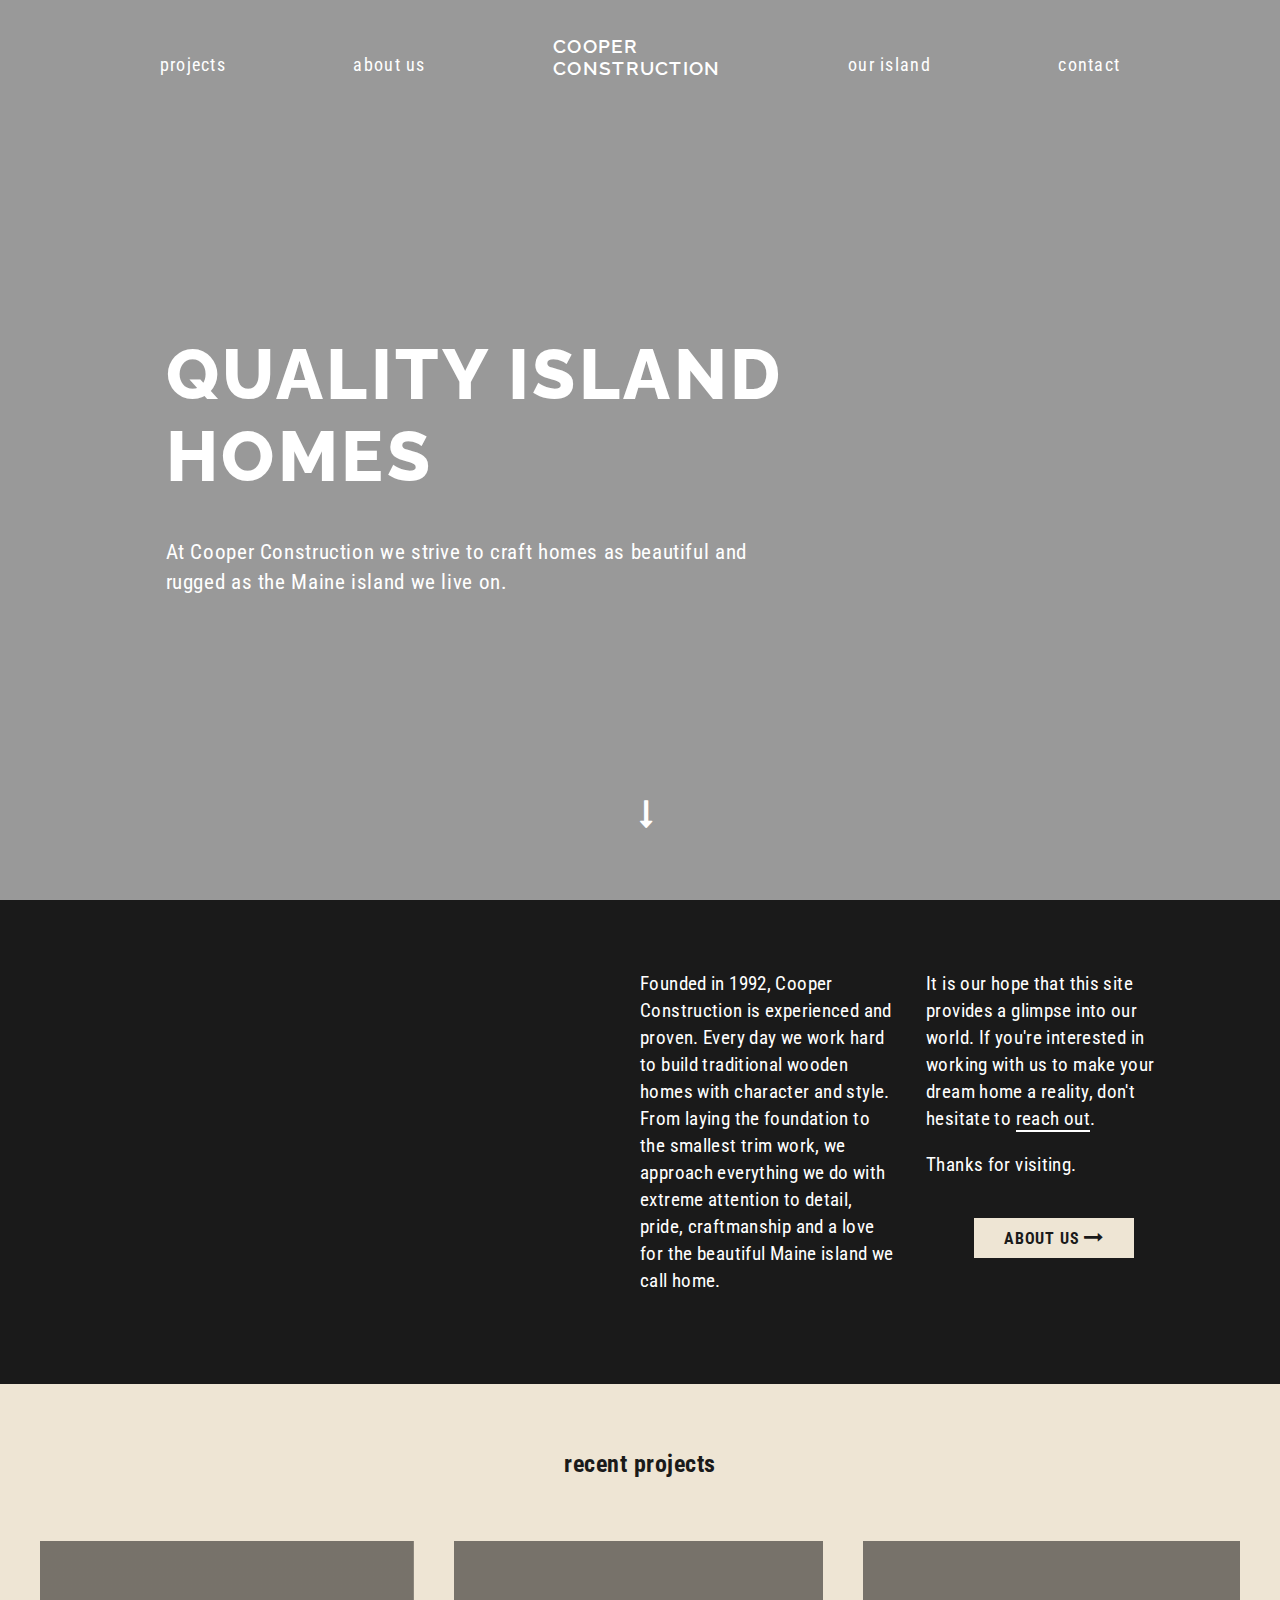
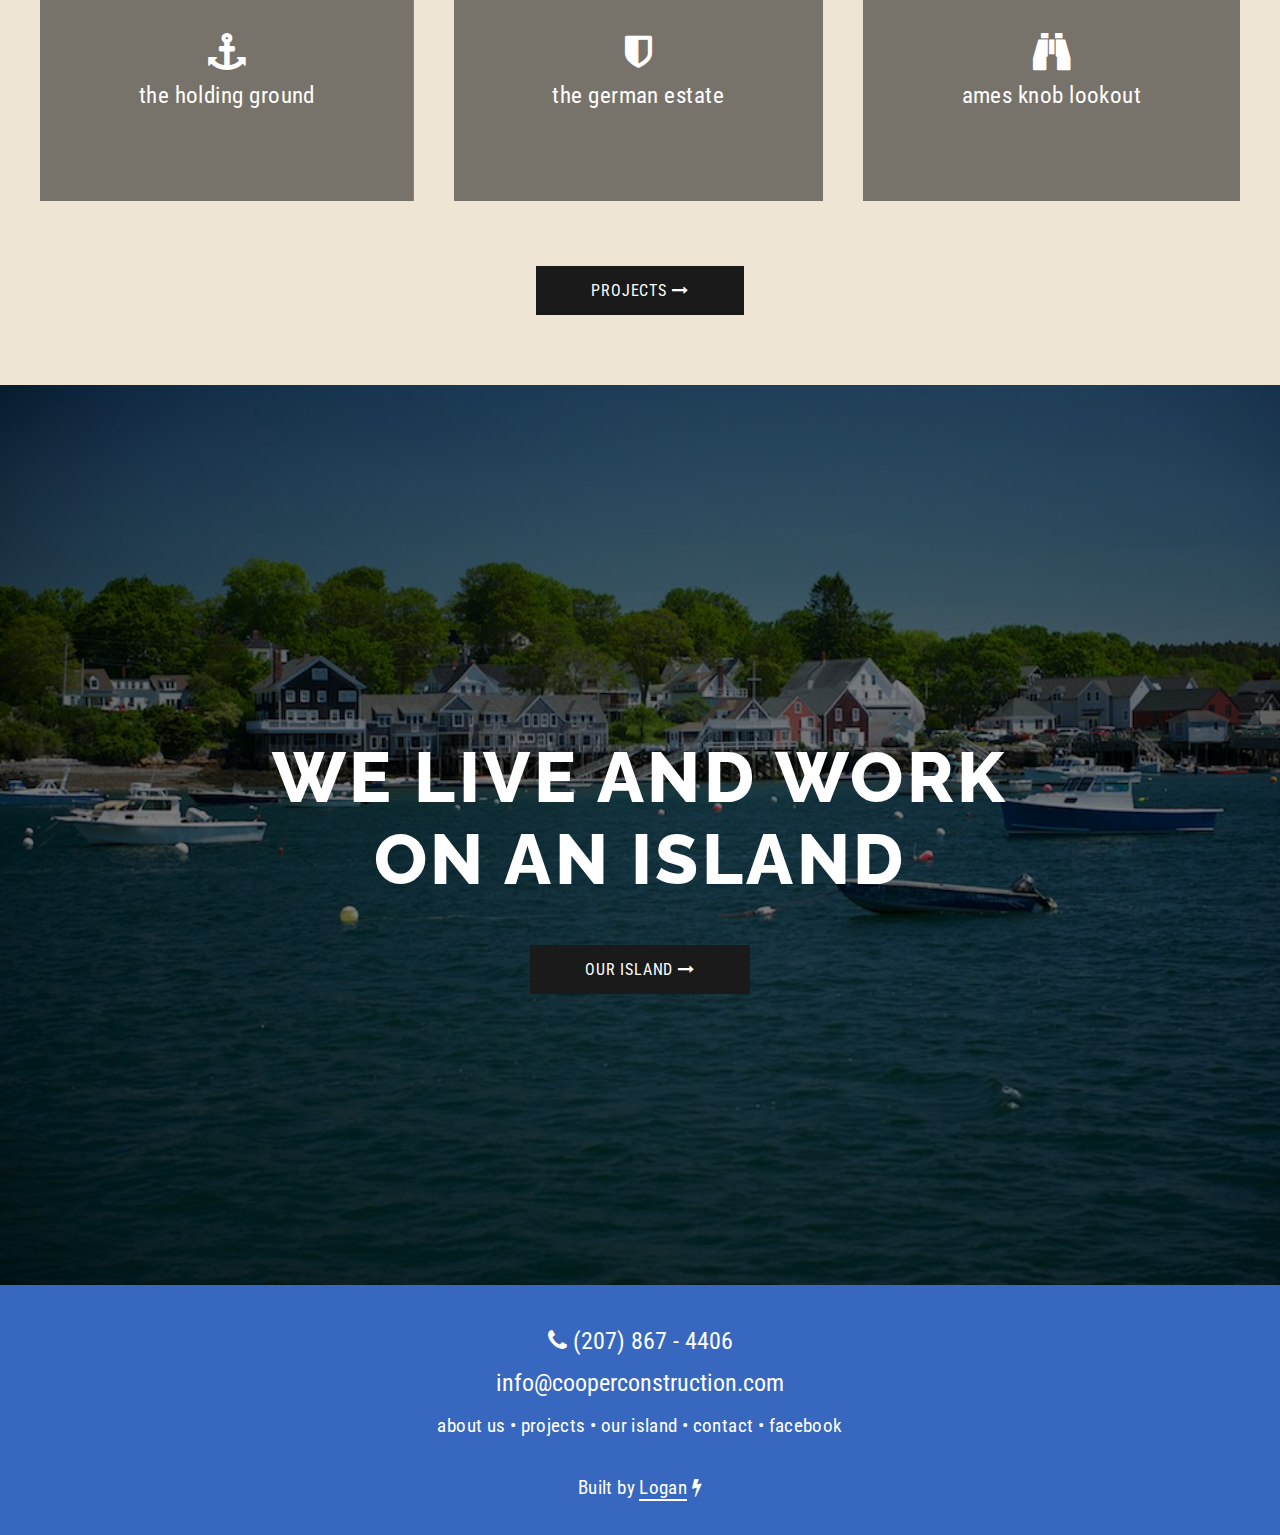
<file: index.html>
<!doctype html>

<html lang="en" ng-app="cooperApp">
<head>
    <meta charset="utf-8">

    <title>Cooper Construction</title>
    <meta name="description" content="Cooper Construction">
    <meta name="viewport" content="width=device-width, initial-scale=1">
    <link rel="icon" href="">
    <link rel="stylesheet" href="styles/normalize.css">
    <link rel="stylesheet" href="styles/fluid-grid.css">
    <link rel="stylesheet" href="styles/style.css">
    <link href='https://fonts.googleapis.com/css?family=Roboto+Condensed:400,700|Raleway:400,800,700,900' rel='stylesheet' type='text/css'>
    <link rel="stylesheet" href="https://maxcdn.bootstrapcdn.com/font-awesome/4.6.1/css/font-awesome.min.css">

</head>

<body>

    <header class="home-header">
        <div class="hamburger">
            <i class="fa fa-bars" aria-hidden="true"></i>
        </div>
        <div class="mobile-menu">
            <div class="close-btn">
                <i class="fa fa-times" aria-hidden="true"></i>
            </div>
            <div class="mobile-links">
                <ul>
                    <li><a href="index.html">home</a></li>
                    <li><a href="projects.html">projects</a></li>
                    <li><a href="about.html">about us</a></li>
                    <li><a href="island.html">our island</a></li>
                    <li><a href="contact.html">contact</a></li>
                </ul> 
            </div>
        </div>
        <nav class="main-nav">
            <ul>
                <li><a href="projects.html">projects</a></li>
                <li><a href="about.html">about us</a></li>
                <li><a class="logo" href="index.html">COOPER<br>CONSTRUCTION</a></li>
                <li><a href="island.html">our island</a></li>
                <li><a href="contact.html">contact</a></li>
            </ul> 
        </nav>
        <div class="hero-text-box">
            <h1>Quality island<br>homes</h1>
            <p>At Cooper Construction we strive to craft homes as beautiful and<br>
            rugged as the Maine island we live on.</p>
        </div>
        <div class="down-arrow">
            <i class="fa fa-long-arrow-down" aria-hidden="true"></i>
        </div>
    </header>
    
    <section class="about-banner">
        <div class="mobile-about">
        <p>Founded in 1992, Cooper Construction is experienced and proven. Every day we work hard to build traditional wooden homes with character and style. From laying the foundation to the smallest trim work, we approach everything we do with extreme attention to detail, pride, craftmanship and a love for the beautiful Maine island we call home.</p>
        <br>
        <p>It is our hope that this site provides a glimpse into our world. If you're interested in working with us to make your dream home a reality, don't hesitate to <a href="">reach out.</a></p>
        <a class="btn" id="about-btn" href="about.html">About us  <i class="fa fa-long-arrow-right" aria-hidden="true"></i></a>
        </div>
        
        <div class="about-divider">
            <div class="about-img">
            </div>
        </div>
        <div class="about-divider">
            <div class="about-paragraph">
                <p>Founded in 1992, Cooper Construction is experienced and proven. Every day we work hard to build traditional wooden homes with character and style. From laying the foundation to the smallest trim work, we approach everything we do with extreme attention to detail, pride, craftmanship and a love for the beautiful Maine island we call home.</p>
            </div>
            <div class="about-paragraph">
                <p>It is our hope that this site provides a glimpse into our world. If you're interested in working with us to make your dream home a reality, don't hesitate to <a href="">reach out</a>.</p>
                <br>
                <p>Thanks for visiting.</p>
                <a class="btn" id="about-btn" href="about.html">About us  <i class="fa fa-long-arrow-right" aria-hidden="true"></i></a>
            </div>
        </div> 
    </section>
        
    <section class="featured-projects">
        <div class="featured-projects-title">
            <h3>recent projects</h3>
        </div>
        <div class="featured-projects-wrapper">
            <div class="featured-project" id="proj1">
                <div class="project-name">
                    <i class="fa fa-anchor" aria-hidden="true"></i>
                    <p><a href="">the holding ground</a></p>
                </div>
            </div>
            <div class="featured-project" id="proj2">
                <div class="project-name">
                    <i class="fa fa-shield" aria-hidden="true"></i>
                    <p><a href="">the german estate</a></p>
                </div>
            </div>
            <div class="featured-project" id="proj3">
                <div class="project-name">
                    <i class="fa fa-binoculars" aria-hidden="true"></i>
                    <p><a href="">ames knob lookout</a></p>
                </div>
            </div>
        </div>

        <a class="btn" id="projects-btn" href="projects.html">Projects  <i class="fa fa-long-arrow-right" aria-hidden="true"></i></a>
    </section>
    
    <section class="island-banner">
        <div class="island-banner-title">
            <h1>We live and work <br> on an island</h1>
            <a class="btn" id="island-btn" href="island.html">Our island <i class="fa fa-long-arrow-right" aria-hidden="true"></i></a>
        </div>
    </section>
    
    <footer>
        <div class="footer-links">
            <h2><i class="fa fa-phone" aria-hidden="true"></i> (207) 867 - 4406</h2>
            <h2>info@cooperconstruction.com</h2>
            <p> <a href="about.html">about us</a>  &bull;  <a href="projects.html">projects</a>  &bull;  <a href="island.html">our island</a>  &bull;  <a href="contact.html">contact</a>  &bull; <a href="">facebook</a></p>
            <p class="signature">Built by <a href="http://logangmarshall.com">Logan</a> <i class="fa fa-bolt" aria-hidden="true"></i></p>
        </div>
    </footer>
    

    <!-- JQUERY -->
    <script src="https://ajax.googleapis.com/ajax/libs/jquery/2.2.0/jquery.js"></script>
    <script src="js/main.js"></script>
    
</body>
</html>
</file>
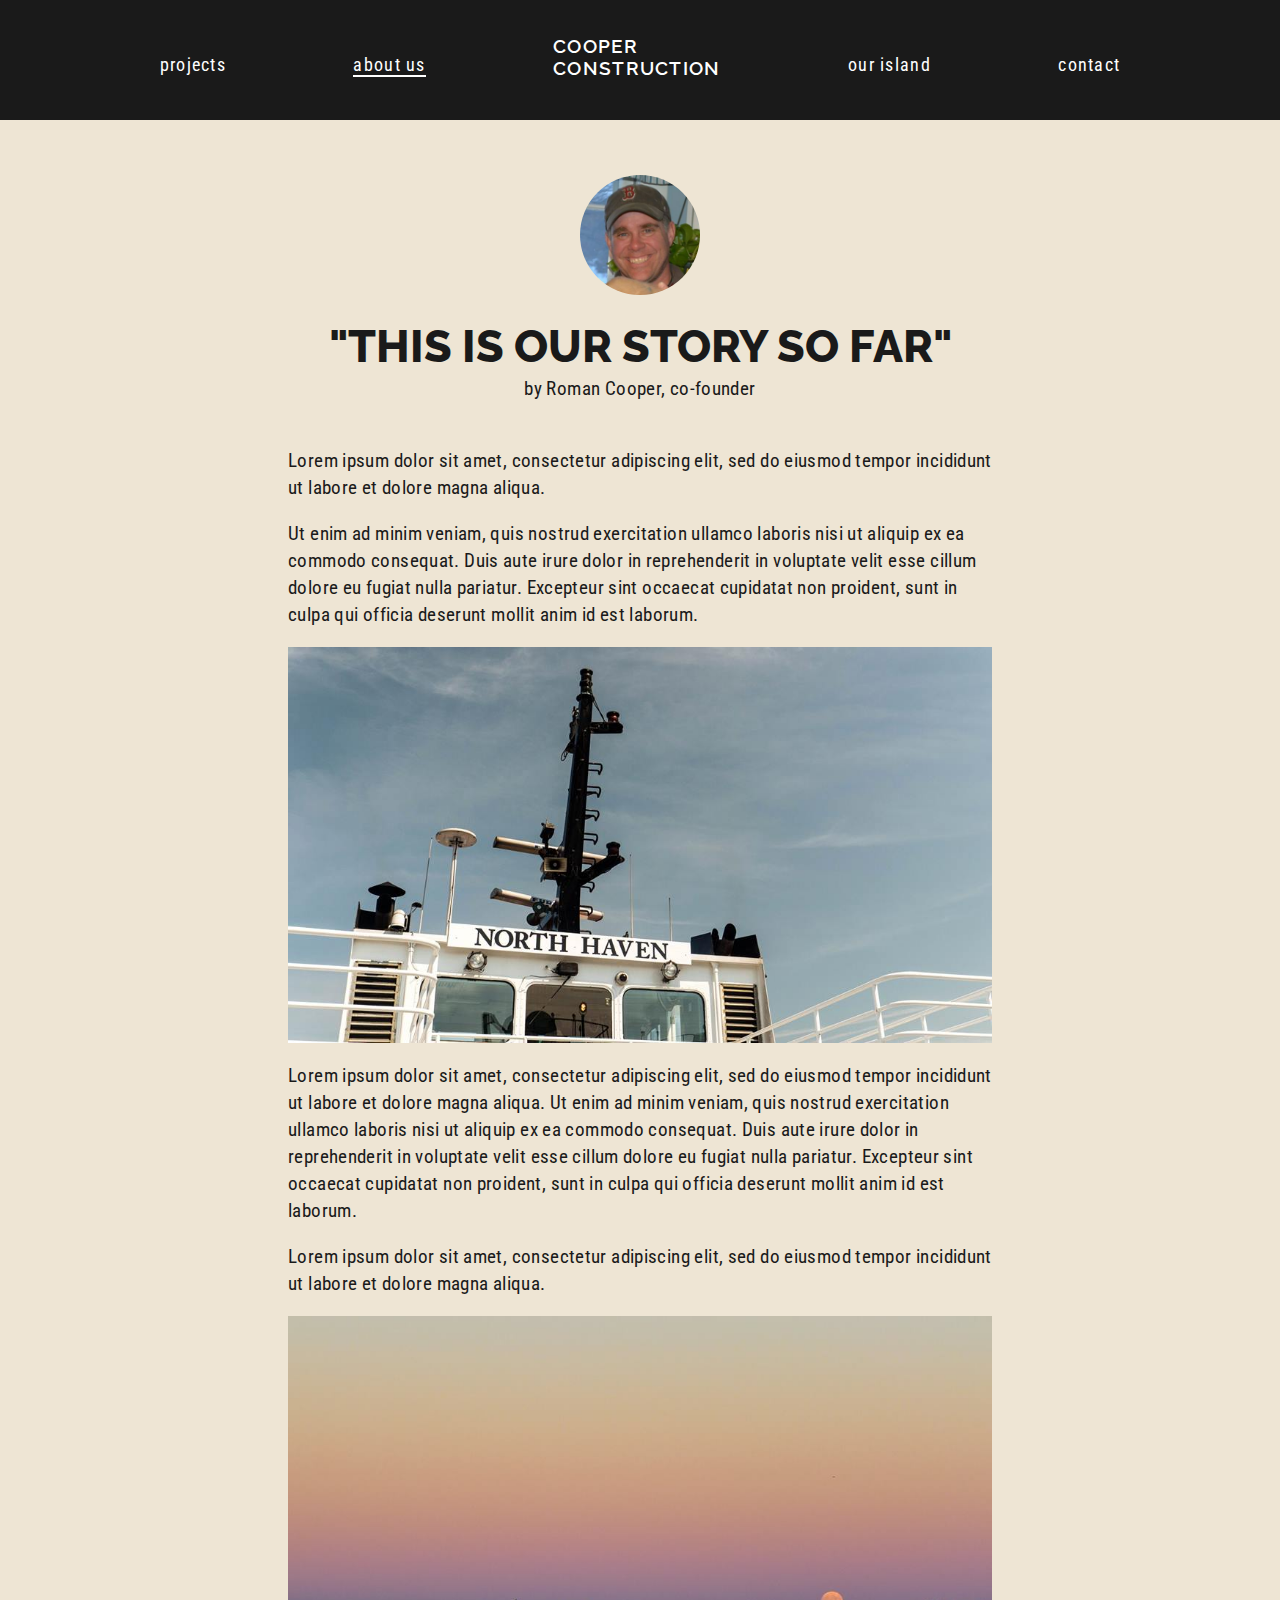
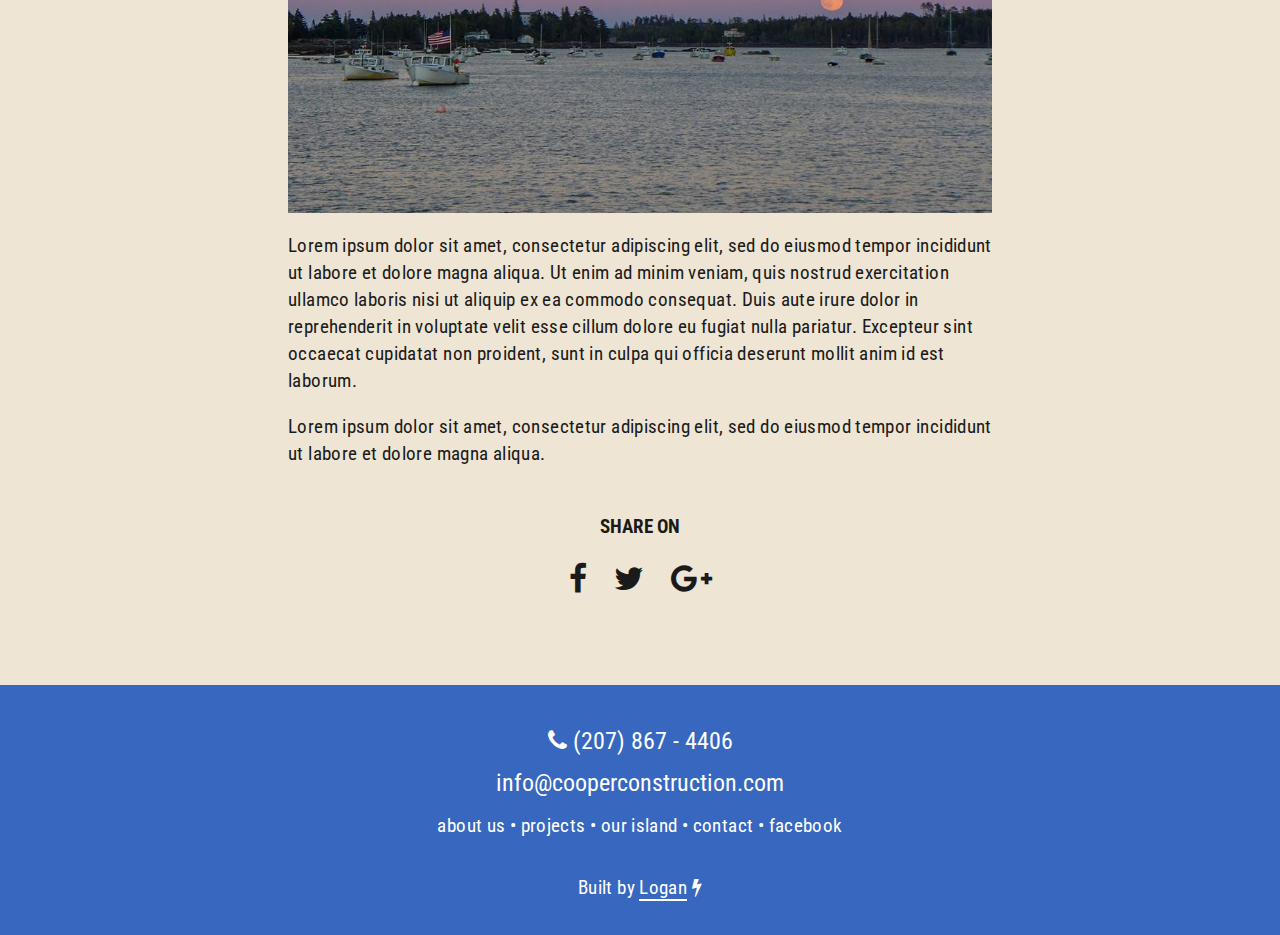
<file: about.html>
<!doctype html>

<html lang="en" ng-app="cooperApp">
<head>
    <meta charset="utf-8">

    <title>Cooper Construction</title>
    <meta name="description" content="Cooper Construction">
    <meta name="viewport" content="width=device-width, initial-scale=1">
    <link rel="icon" href="">
    <link rel="stylesheet" href="styles/normalize.css">
    <link rel="stylesheet" href="styles/fluid-grid.css">
    <link rel="stylesheet" href="styles/style.css">
    <link href='https://fonts.googleapis.com/css?family=Open+Sans:400,700|Roboto+Condensed:400,700|Raleway:400,800,700,900' rel='stylesheet' type='text/css'>  
    <link rel="stylesheet" href="https://maxcdn.bootstrapcdn.com/font-awesome/4.6.1/css/font-awesome.min.css">

</head>

<body>

    <header class="about-header">
        <div class="hamburger">
            <i class="fa fa-bars" aria-hidden="true"></i>
        </div>
        <div class="mobile-menu">
            <div class="close-btn">
                <i class="fa fa-times" aria-hidden="true"></i>
            </div>
            <div class="mobile-links">
                <ul>
                    <li><a href="index.html">home</a></li>
                    <li><a href="projects.html">projects</a></li>
                    <li><a href="about.html">about us</a></li>
                    <li><a href="island.html">our island</a></li>
                    <li><a href="contact.html">contact</a></li>
                </ul> 
            </div>
        </div>
        <nav class="main-nav">
            <ul>
                <li><a href="projects.html">projects</a></li>
                <li><a href="about.html">about us</a></li>
                <li><a class="logo" href="index.html">COOPER<br>CONSTRUCTION</a></li>
                <li><a href="island.html">our island</a></li>
                <li><a href="contact.html">contact</a></li>
            </ul> 
        </nav>

    </header>
    
    <section class="about-story">
        <div class="story-wrapper">
            <div class="story-title">
                <img id="roman" src="images/headshot.png">
                <h2>"THIS IS OUR STORY SO FAR"</h2>
                <p class="center-align">by Roman Cooper, co-founder</p>
            </div>
    
            <p>Lorem ipsum dolor sit amet, consectetur adipiscing elit, sed do eiusmod tempor incididunt ut labore et dolore magna aliqua.</p>
            <br>
            <p>Ut enim ad minim veniam, quis nostrud exercitation ullamco laboris nisi ut aliquip ex ea commodo consequat. Duis aute irure dolor in reprehenderit in voluptate velit esse cillum dolore eu fugiat nulla pariatur. Excepteur sint occaecat cupidatat non proident, sunt in culpa qui officia deserunt mollit anim id est laborum.</p>
            <br>
            <img src="images/ferry.jpg" style="width: 100%">
            <br>
            <p>Lorem ipsum dolor sit amet, consectetur adipiscing elit, sed do eiusmod tempor incididunt ut labore et dolore magna aliqua. Ut enim ad minim veniam, quis nostrud exercitation ullamco laboris nisi ut aliquip ex ea commodo consequat. Duis aute irure dolor in reprehenderit in voluptate velit esse cillum dolore eu fugiat nulla pariatur. Excepteur sint occaecat cupidatat non proident, sunt in culpa qui officia deserunt mollit anim id est laborum.</p>
            <br>
            <p>Lorem ipsum dolor sit amet, consectetur adipiscing elit, sed do eiusmod tempor incididunt ut labore et dolore magna aliqua.</p>
            <br>
            <img src="images/sunset.jpg" style="width: 100%">
            <br>
            <p>Lorem ipsum dolor sit amet, consectetur adipiscing elit, sed do eiusmod tempor incididunt ut labore et dolore magna aliqua. Ut enim ad minim veniam, quis nostrud exercitation ullamco laboris nisi ut aliquip ex ea commodo consequat. Duis aute irure dolor in reprehenderit in voluptate velit esse cillum dolore eu fugiat nulla pariatur. Excepteur sint occaecat cupidatat non proident, sunt in culpa qui officia deserunt mollit anim id est laborum.</p>
            <br>
            <p>Lorem ipsum dolor sit amet, consectetur adipiscing elit, sed do eiusmod tempor incididunt ut labore et dolore magna aliqua.</p>
            <br>
            <div class="share-links">
                <h3>SHARE ON</h3>
                <div class="share-buttons">
                    <i class="fa fa-facebook" aria-hidden="true"></i>
                    <i class="fa fa-twitter" aria-hidden="true"></i>
                    <i class="fa fa-google-plus" aria-hidden="true"></i>
                </div>
            </div>
        </div>
    </section>
    
    <footer>
        <div class="footer-links">
            <h2><i class="fa fa-phone" aria-hidden="true"></i> (207) 867 - 4406</h2>
            <h2>info@cooperconstruction.com</h2>
            <p> <a href="about.html">about us</a>  &bull;  <a href="projects.html">projects</a>  &bull;  <a href="island.html">our island</a>  &bull;  <a href="contact.html">contact</a>  &bull; <a href="">facebook</a></p>
            <p class="signature">Built by <a href="http://logangmarshall.com">Logan</a> <i class="fa fa-bolt" aria-hidden="true"></i></p>
        </div>
    </footer>
    

   <!-- JQUERY -->
    <script src="https://ajax.googleapis.com/ajax/libs/jquery/2.2.0/jquery.js"></script>
    <script src="js/main.js"></script>
    
</body>
</html>
</file>
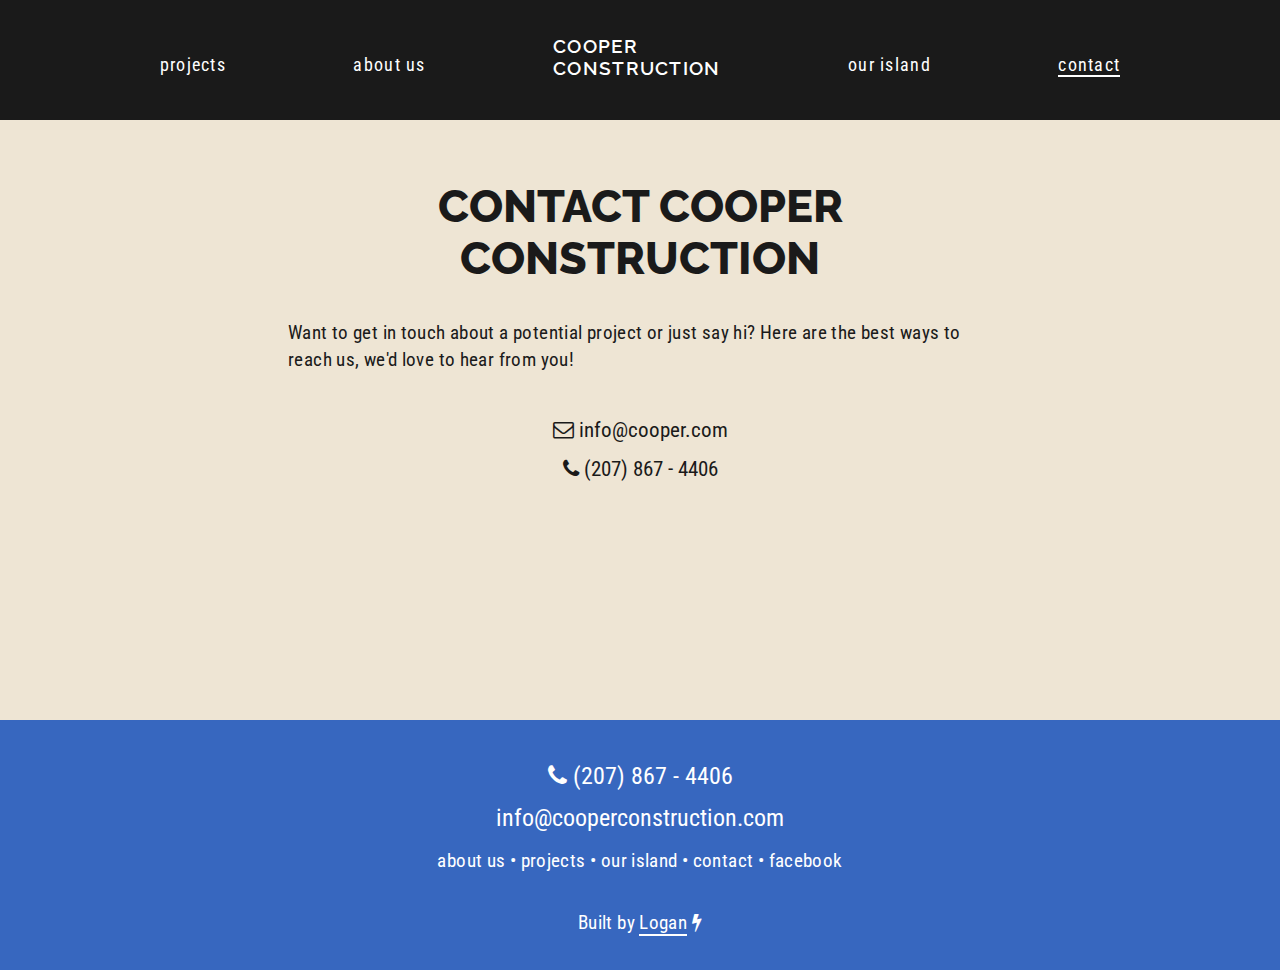
<file: contact.html>
<!doctype html>

<html lang="en" ng-app="cooperApp">
<head>
    <meta charset="utf-8">

    <title>Cooper Construction</title>
    <meta name="description" content="Cooper Construction">
    <meta name="viewport" content="width=device-width, initial-scale=1">
    <link rel="icon" href="">
    <link rel="stylesheet" href="styles/normalize.css">
    <link rel="stylesheet" href="styles/fluid-grid.css">
    <link rel="stylesheet" href="styles/style.css">
    <link href='https://fonts.googleapis.com/css?family=Open+Sans:400,700|Roboto+Condensed:400,700|Raleway:400,800,700,900' rel='stylesheet' type='text/css'>  
    <link rel="stylesheet" href="https://maxcdn.bootstrapcdn.com/font-awesome/4.6.1/css/font-awesome.min.css">

</head>

<body>

    <header class="about-header">
        <div class="hamburger">
            <i class="fa fa-bars" aria-hidden="true"></i>
        </div>
        <div class="mobile-menu">
            <div class="close-btn">
                <i class="fa fa-times" aria-hidden="true"></i>
            </div>
            <div class="mobile-links">
                <ul>
                    <li><a href="index.html">home</a></li>
                    <li><a href="projects.html">projects</a></li>
                    <li><a href="about.html">about us</a></li>
                    <li><a href="island.html">our island</a></li>
                    <li><a href="contact.html">contact</a></li>
                </ul> 
            </div>
        </div>
        <nav class="main-nav">
            <ul>
                <li><a href="projects.html">projects</a></li>
                <li><a href="about.html">about us</a></li>
                <li><a class="logo" href="index.html">COOPER<br>CONSTRUCTION</a></li>
                <li><a href="island.html">our island</a></li>
                <li><a href="contact.html">contact</a></li>
            </ul> 
        </nav>

    </header>
    
    <section class="contact">
        <div class="contact-wrapper">
            <div class="contact-title">
                <h2>CONTACT COOPER CONSTRUCTION</h2>
            </div>
            <p>Want to get in touch about a potential project or just say hi? Here are the best ways to reach us, we'd love to hear from you!</p>
            <ul>
                <li><i class="fa fa-envelope-o" aria-hidden="true"></i> info@cooper.com</li>
                <li><i class="fa fa-phone" aria-hidden="true"></i> (207) 867 - 4406</li>
            </ul>
            
        </div>
    </section>
    
    <footer>
        <div class="footer-links">
            <h2><i class="fa fa-phone" aria-hidden="true"></i> (207) 867 - 4406</h2>
            <h2>info@cooperconstruction.com</h2>
            <p> <a href="about.html">about us</a>  &bull;  <a href="projects.html">projects</a>  &bull;  <a href="island.html">our island</a>  &bull;  <a href="contact.html">contact</a>  &bull; <a href="">facebook</a></p>
            <p class="signature">Built by <a href="http://logangmarshall.com">Logan</a> <i class="fa fa-bolt" aria-hidden="true"></i></p>
        </div>
    </footer>
    

   <!-- JQUERY -->
    <script src="https://ajax.googleapis.com/ajax/libs/jquery/2.2.0/jquery.js"></script>
    <script src="js/main.js"></script>
    
</body>
</html>
</file>
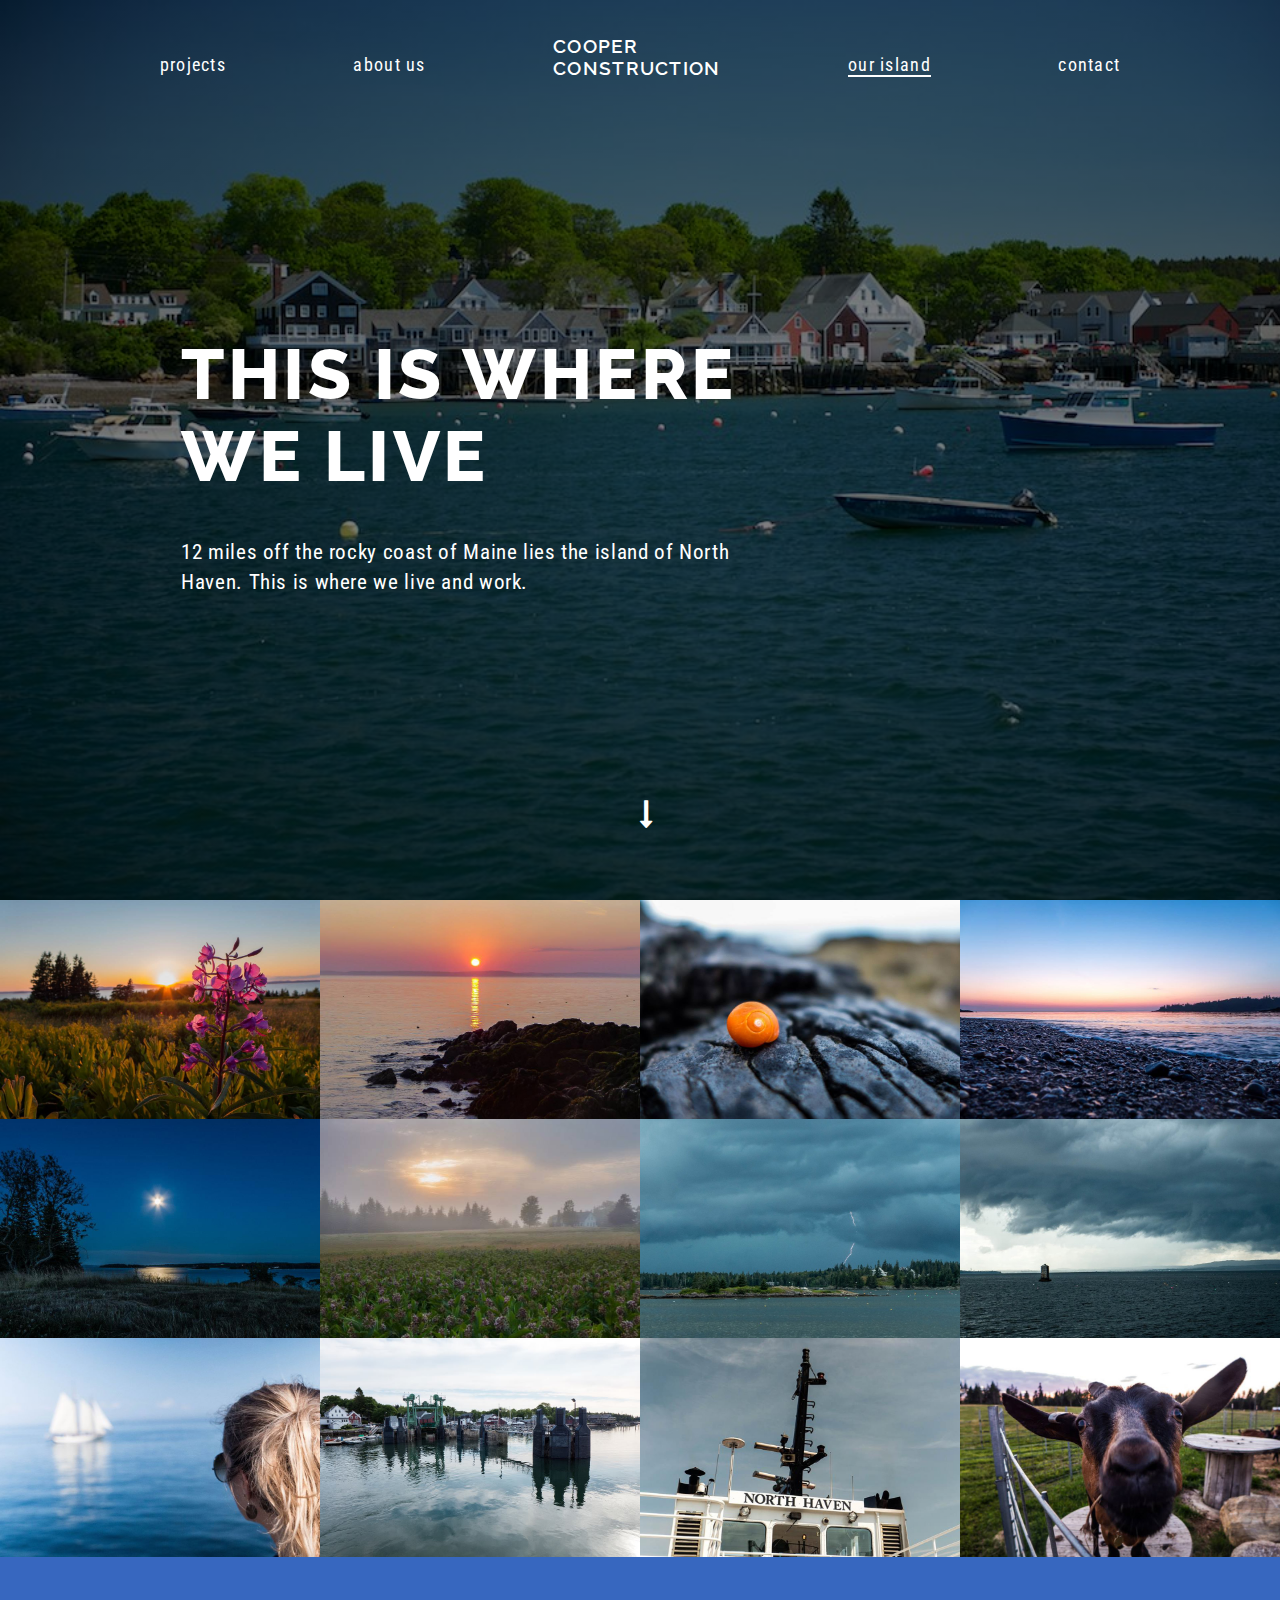
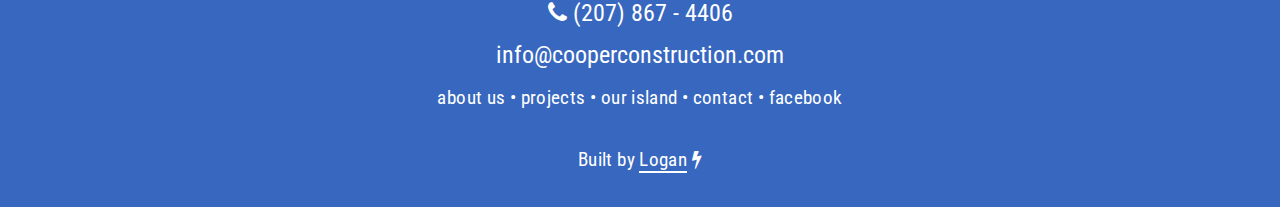
<file: island.html>
<!doctype html>

<html lang="en" ng-app="cooperApp">
<head>
    <meta charset="utf-8">

    <title>Cooper Construction</title>
    <meta name="description" content="Cooper Construction">
    <meta name="viewport" content="width=device-width, initial-scale=1">
    <link rel="icon" href="">
    <link rel="stylesheet" href="styles/normalize.css">
    <link rel="stylesheet" href="styles/fluid-grid.css">
    <link rel="stylesheet" href="styles/style.css">
    <link href='https://fonts.googleapis.com/css?family=Roboto+Condensed:400,700|Raleway:400,800,700,900' rel='stylesheet' type='text/css'>  
    <link rel="stylesheet" href="https://maxcdn.bootstrapcdn.com/font-awesome/4.6.1/css/font-awesome.min.css">
    <link rel="stylesheet" href="styles/magnific-popup.css">

</head>

<body>

    <header class="island-header">
        <div class="hamburger">
            <i class="fa fa-bars" aria-hidden="true"></i>
        </div>
        <div class="mobile-menu">
            <div class="close-btn">
                <i class="fa fa-times" aria-hidden="true"></i>
            </div>
            <div class="mobile-links">
                <ul>
                    <li><a href="index.html">home</a></li>
                    <li><a href="projects.html">projects</a></li>
                    <li><a href="about.html">about us</a></li>
                    <li><a href="island.html">our island</a></li>
                    <li><a href="contact.html">contact</a></li>
                </ul> 
            </div>
        </div>
        <nav class="main-nav">
            <ul>
                <li><a href="projects.html">projects</a></li>
                <li><a href="about.html">about us</a></li>
                <li><a class="logo" href="index.html">COOPER<br>CONSTRUCTION</a></li>
                <li><a href="island.html">our island</a></li>
                <li><a href="contact.html">contact</a></li>
            </ul> 
        </nav>
        <div class="hero-text-box">
            <h1>this is where<br>we live</h1>
            <p>12 miles off the rocky coast of Maine lies the island of North <br> Haven. This is where we live and work.</p>
        </div>
        <div class="down-arrow">
            <i class="fa fa-long-arrow-down" aria-hidden="true"></i>
        </div>
    </header>
    
    <section class="island-images gallery">
        <ul class="island-showcase">
            <li>
                <figure class="island-photo">
                    <a href="images/1.jpg"><img src="images/1.jpg" alt="North Shore sunset"></a>
                </figure>
            </li>
            <li>
                <figure class="island-photo">
                    <a href="images/2big.jpg"><img src="images/2.jpg" alt="Calderwood island sunrise"></a>
                </figure>
            </li>
            <li>
                <figure class="island-photo">
                    <a href="images/3big.jpg"><img src="images/3.jpg" alt="Orange snail shell"></a>
                </figure>
            </li>
            <li>
                <figure class="island-photo">
                    <a href="images/4big.jpg"><img src="images/4.jpg" alt="Rocky beach sunrise"></a>
                </figure>
            </li>
        </ul>
        <ul class="island-showcase">
            <li>
                <figure class="island-photo">
                    <a href="images/5big.jpg"><img src="images/5.jpg" alt="Turner farm moon"></a>
                </figure>
            </li>
            <li>
                <figure class="island-photo">
                    <a href="images/6big.jpg"><img src="images/6.jpg" alt="Foggy milkweed field"></a>
                </figure>
            </li>
            <li>
                <figure class="island-photo">
                    <a href="images/7big.jpg"><img src="images/7.jpg" alt="Lightning strike"></a>
                </figure>
            </li>
            <li>
                <figure class="island-photo">
                    <a href="images/8big.jpg"><img src="images/8.jpg" alt="Ocean storm"></a>
                </figure>
            </li>
        </ul>
        <ul class="island-showcase">
            <li>
                <figure class="island-photo">
                    <a href="images/9big.jpg"><img src="images/9.jpg" alt="White sailboat from ferry"></a>
                </figure>
            </li>
            <li>
                <figure class="island-photo">
                    <a href="images/10big.jpg"><img src="images/10.jpg" alt="Ferry dock"></a>
                </figure>
            </li>
            <li>
                <figure class="island-photo">
                    <a href="images/11big.jpg"><img src="images/11.jpg" alt="North Haven ferry"></a>
                </figure>
            </li>
            <li>
                <figure class="island-photo">
                    <a href="images/12big.jpg"><img src="images/12.jpg" alt="Turner Farm goat"></a>
                </figure>
            </li>
        </ul>
    </section>
        
    <footer>
        <div class="footer-links">
            <h2><i class="fa fa-phone" aria-hidden="true"></i> (207) 867 - 4406</h2>
            <h2>info@cooperconstruction.com</h2>
            <p> <a href="about.html">about us</a>  &bull;  <a href="projects.html">projects</a>  &bull;  <a href="island.html">our island</a>  &bull;  <a href="contact.html">contact</a>  &bull; <a href="">facebook</a></p>
            <p class="signature">Built by <a href="http://logangmarshall.com">Logan</a> <i class="fa fa-bolt" aria-hidden="true"></i></p>
        </div>
    </footer>
    

    <!-- JQUERY -->
    <script src="https://ajax.googleapis.com/ajax/libs/jquery/2.2.0/jquery.js"></script>
    <script src="js/jquery.magnific-popup.js"></script>
    <script src="js/main.js"></script>
    
</body>
</html>
</file>
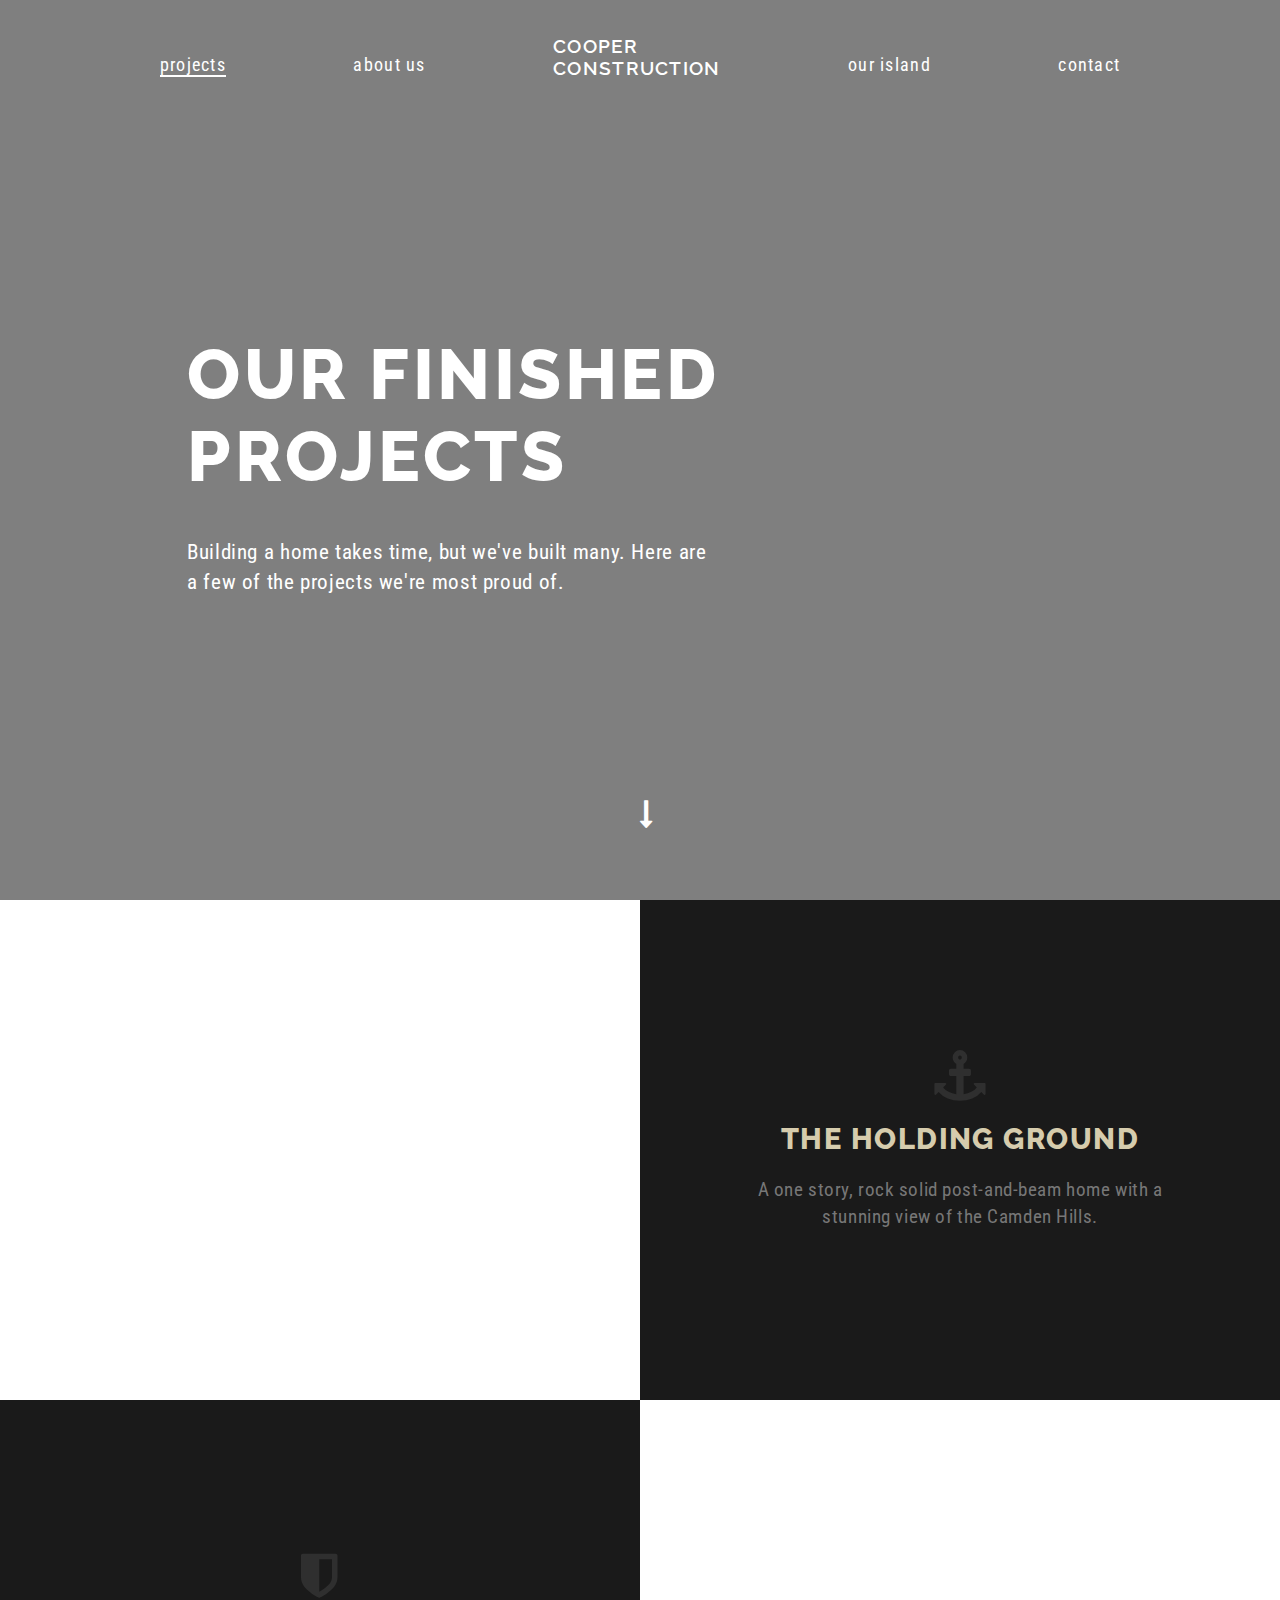
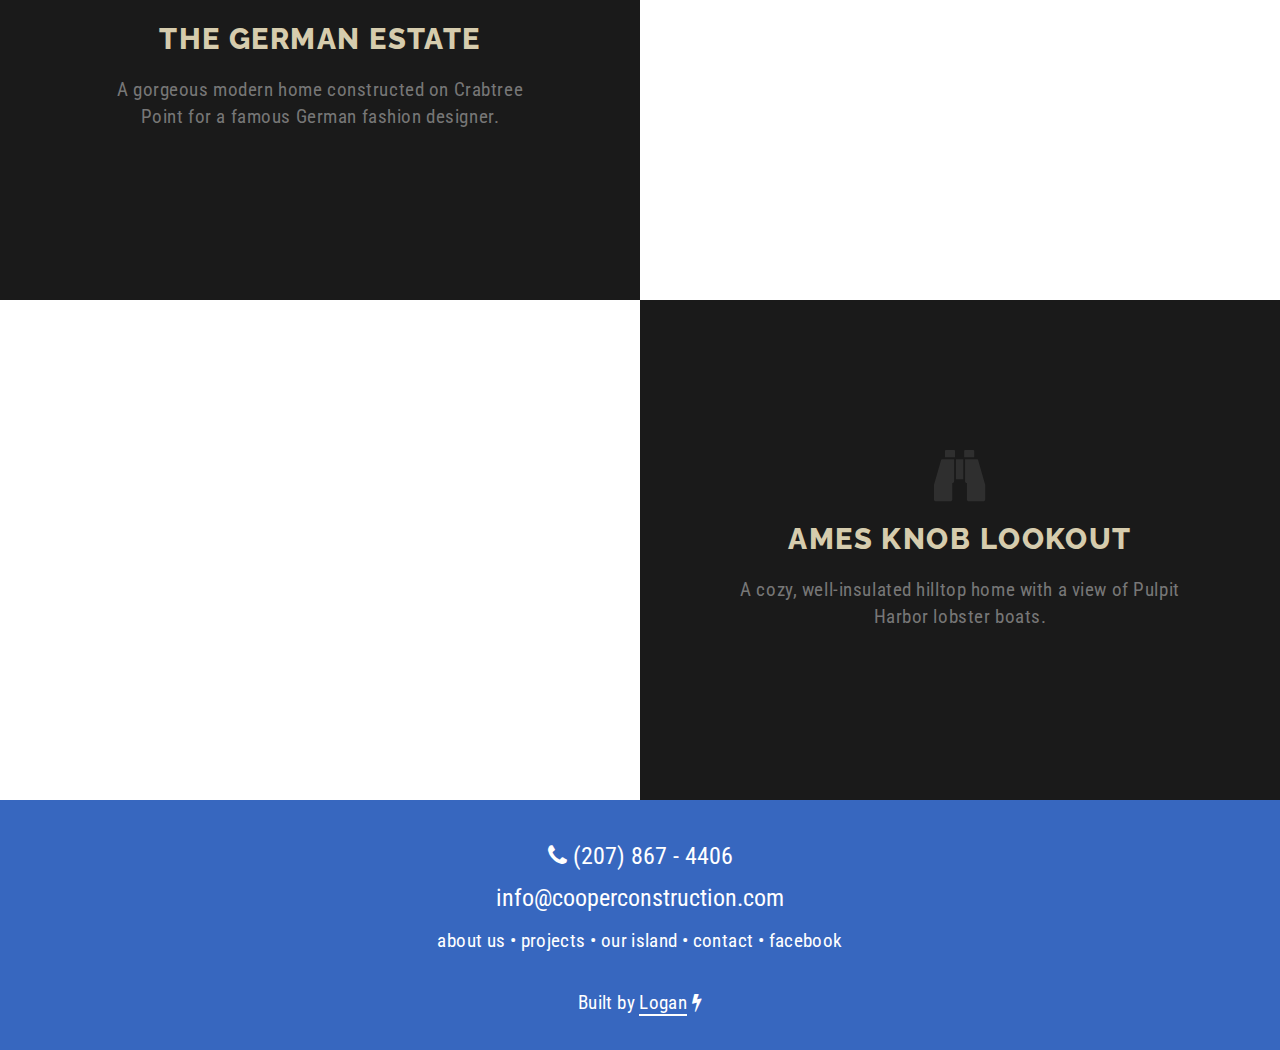
<file: projects.html>
<!doctype html>

<html lang="en" ng-app="cooperApp">
<head>
    <meta charset="utf-8">

    <title>Cooper Construction</title>
    <meta name="description" content="Cooper Construction">
    <meta name="viewport" content="width=device-width, initial-scale=1">
    <link rel="icon" href="">
    <link rel="stylesheet" href="styles/normalize.css">
    <link rel="stylesheet" href="styles/fluid-grid.css">
    <link rel="stylesheet" href="styles/style.css">
    <link href='https://fonts.googleapis.com/css?family=Roboto+Condensed:400,700|Raleway:400,800,700,900' rel='stylesheet' type='text/css'>  
    <link rel="stylesheet" href="https://maxcdn.bootstrapcdn.com/font-awesome/4.6.1/css/font-awesome.min.css">

</head>

<body>

    <header class="projects-header">
        <div class="hamburger">
            <i class="fa fa-bars" aria-hidden="true"></i>
        </div>
        <div class="mobile-menu">
            <div class="close-btn">
                <i class="fa fa-times" aria-hidden="true"></i>
            </div>
            <div class="mobile-links">
                <ul>
                    <li><a href="index.html">home</a></li>
                    <li><a href="projects.html">projects</a></li>
                    <li><a href="about.html">about us</a></li>
                    <li><a href="island.html">our island</a></li>
                    <li><a href="contact.html">contact</a></li>
                </ul> 
            </div>
        </div>
        <nav class="main-nav">
            <ul>
                <li><a href="projects.html">projects</a></li>
                <li><a href="about.html">about us</a></li>
                <li><a class="logo" href="index.html">COOPER<br>CONSTRUCTION</a></li>
                <li><a href="island.html">our island</a></li>
                <li><a href="contact.html">contact</a></li>
            </ul> 
        </nav>
        <div class="hero-text-box">
            <h1>Our finished<br>projects</h1>
            <p>Building a home takes time, but we've built many. Here are <br> a few of the projects we're most proud of.</p>
        </div>
        <div class="down-arrow">
            <i class="fa fa-long-arrow-down" aria-hidden="true"></i>
        </div>
    </header>
    
    <section class="projects-wrapper">
        <div class="project-feature">
            <div class="holding-ground span-1-of-2">
            </div>
            <div class="gray span-1-of-2">
                <div class="project-title-wrapper">
                    <i class="fa fa-anchor" aria-hidden="true"></i>
                    <h2>THE HOLDING GROUND</h2>
                    <p>A one story, rock solid post-and-beam home with a stunning view of the Camden Hills.</p>
                </div>
            </div>
        </div>
        <div class="project-feature">
            <div class="gray span-1-of-2">
                <div class="project-title-wrapper">
                    <i class="fa fa-shield" aria-hidden="true"></i>
                    <h2>THE GERMAN ESTATE</h2>
                    <p id="project-left">A gorgeous modern home constructed on Crabtree Point for a famous German fashion designer.</p>
                </div>
            </div>
            <div class="german-estate span-1-of-2">
            </div>
        </div>
        <div class="project-feature">
            <div class="ames-knob span-1-of-2">
            </div>
            <div class="gray span-1-of-2">
                <div class="project-title-wrapper">
                    <i class="fa fa-binoculars" aria-hidden="true"></i>
                    <h2>AMES KNOB LOOKOUT</h2>
                    <p id="project-left">A cozy, well-insulated hilltop home with a view of Pulpit Harbor lobster boats.</p>
                </div>
            </div>
        </div>
    </section>
    
    <footer>
        <div class="footer-links">
            <h2><i class="fa fa-phone" aria-hidden="true"></i> (207) 867 - 4406</h2>
            <h2>info@cooperconstruction.com</h2>
            <p> <a href="about.html">about us</a>  &bull;  <a href="projects.html">projects</a>  &bull;  <a href="island.html">our island</a>  &bull;  <a href="contact.html">contact</a>  &bull; <a href="">facebook</a></p>
            <p class="signature">Built by <a href="http://logangmarshall.com">Logan</a> <i class="fa fa-bolt" aria-hidden="true"></i></p>
        </div>
    </footer>
    

    <!-- JQUERY -->
    <script src="https://ajax.googleapis.com/ajax/libs/jquery/2.2.0/jquery.js"></script>
    <script src="js/main.js"></script>
    
</body>
</html>
</file>
<file: styles/fluid-grid.css>
/*  SECTIONS  ============================================================================= */

.section {
	clear: both;
	padding: 0px;
	margin: 0px;
}

/*  GROUPING  ============================================================================= */

.row {
    zoom: 1; /* For IE 6/7 (trigger hasLayout) */
}

.row:before,
.row:after {
    content:"";
    display:table;
}
.row:after {
    clear:both;
}

/*  GRID COLUMN SETUP   ==================================================================== */

.col {
	display: block;
	float:left;
	margin: 0;
    height: 100%;
    position: relative;
}

.col:first-child { margin-left: 0; } /* all browsers except IE6 and lower */


/*  REMOVE MARGINS AS ALL GO FULL WIDTH AT 480 PIXELS */

@media only screen and (max-width: 480px) {
	.col { 
		/*margin: 1% 0 1% 0%;*/
        margin: 0;
	}
}


/*  GRID OF TWO   ============================================================================= */


.span-2-of-2 {
	width: 100%;
}

.span-1-of-2 {
	width: 50%;
}

/*  GO FULL WIDTH AT LESS THAN 480 PIXELS */

@media only screen and (max-width: 480px) {
	.span-2-of-2 {
		width: 100%; 
	}
	.span-1-of-2 {
		width: 100%; 
	}
}


/*  GRID OF THREE   ============================================================================= */

	
.span-3-of-3 {
	width: 100%; 
}

.span-2-of-3 {
	width: 66.13%; 
}

.span-1-of-3 {
	width: 32.26%; 
}


/*  GO FULL WIDTH AT LESS THAN 480 PIXELS */

@media only screen and (max-width: 480px) {
	.span-3-of-3 {
		width: 100%; 
	}
	.span-2-of-3 {
		width: 100%; 
	}
	.span-1-of-3 {
		width: 100%;
	}
}

/*  GRID OF FOUR   ============================================================================= */

	
.span-4-of-4 {
	width: 100%; 
}

.span-3-of-4 {
	width: 74.6%; 
}

.span-2-of-4 {
	width: 49.2%; 
}

.span-1-of-4 {
	width: 23.8%; 
}


/*  GO FULL WIDTH AT LESS THAN 480 PIXELS */

@media only screen and (max-width: 480px) {
	.span-4-of-4 {
		width: 100%; 
	}
	.span-3-of-4 {
		width: 100%; 
	}
	.span-2-of-4 {
		width: 100%; 
	}
	.span-1-of-4 {
		width: 100%; 
	}
}


/*  GRID OF FIVE   ============================================================================= */

	
.span-5-of-5 {
	width: 100%;
}

.span-4-of-5 {
  	width: 79.68%; 
}

.span-3-of-5 {
  	width: 59.36%; 
}

.span-2-of-5 {
  	width: 39.04%;
}

.span-1-of-5 {
  	width: 18.72%;
}


/*  GO FULL WIDTH AT LESS THAN 480 PIXELS */

@media only screen and (max-width: 480px) {
	.span-5-of-5 {
		width: 100%; 
	}
	.span-4-of-5 {
		width: 100%; 
	}
	.span-3-of-5 {
		width: 100%; 
	}
	.span-2-of-5 {
		width: 100%; 
	}
	.span-1-of-5 {
		width: 100%; 
	}
}


/*  GRID OF SIX   ============================================================================= */


.span-6-of-6 {
	width: 100%;
}

.span-5-of-6 {
  	width: 83.06%;
}

.span-4-of-6 {
  	width: 66.13%;
}

.span-3-of-6 {
  	width: 49.2%;
}

.span-2-of-6 {
  	width: 32.26%;
}

.span-1-of-6 {
  	width: 15.33%;
}


/*  GO FULL WIDTH AT LESS THAN 480 PIXELS */

@media only screen and (max-width: 480px) {
	.span-6-of-6 {
		width: 100%; 
	}
	.span-5-of-6 {
		width: 100%; 
	}
	.span-4-of-6 {
		width: 100%; 
	}
	.span-3-of-6 {
		width: 100%; 
	}
	.span-2-of-6 {
		width: 100%; 
	}
	.span-1-of-6 {
		width: 100%; 
	}
}



/*  GRID OF SEVEN   ============================================================================= */


.span-7-of-7 {
	width: 100%;
}

.span-6-of-7 {
	width: 85.48%;
}

.span-5-of-7 {
  	width: 70.97%;
}

.span-4-of-7 {
  	width: 56.45%;
}

.span-3-of-7 {
  	width: 41.94%;
}

.span-2-of-7 {
  	width: 27.42%;
}

.span-1-of-7 {
  	width: 12.91%;
}


/*  GO FULL WIDTH AT LESS THAN 480 PIXELS */

@media only screen and (max-width: 480px) {
	.span-7-of-7 {
		width: 100%; 
	}
	.span-6-of-7 {
		width: 100%; 
	}
	.span-5-of-7 {
		width: 100%; 
	}
	.span-4-of-7 {
		width: 100%; 
	}
	.span-3-of-7 {
		width: 100%; 
	}
	.span-2-of-7 {
		width: 100%; 
	}
	.span-1-of-7 {
		width: 100%; 
	}
}


/*  GRID OF EIGHT   ============================================================================= */

	
.span-8-of-8 {
	width: 100%;
}

.span-7-of-8 {
	width: 87.3%; 
}

.span-6-of-8 {
	width: 74.6%; 
}

.span-5-of-8 {
	width: 61.9%; 
}

.span-4-of-8 {
	width: 49.2%; 
}

.span-3-of-8 {
	width: 36.5%;
}

.span-2-of-8 {
	width: 23.8%; 
}

.span-1-of-8 {
	width: 11.1%; 
}


/*  GO FULL WIDTH AT LESS THAN 480 PIXELS */

@media only screen and (max-width: 480px) {
	.span-8-of-8 {
		width: 100%; 
	}
	.span-7-of-8 {
		width: 100%; 
	}
	.span-6-of-8 {
		width: 100%; 
	}
	.span-5-of-8 {
		width: 100%; 
	}
	.span-4-of-8 {
		width: 100%; 
	}
	.span-3-of-8 {
		width: 100%; 
	}
	.span-2-of-8 {
		width: 100%; 
	}
	.span-1-of-8 {
		width: 100%; 
	}
}


/*  GRID OF NINE   ============================================================================= */


.span-9-of-9 {
	width: 100%;
}

.span-8-of-9 {
	width: 88.71%;
}

.span-7-of-9 {
	width: 77.42%; 
}

.span-6-of-9 {
	width: 66.13%; 
}

.span-5-of-9 {
	width: 54.84%; 
}

.span-4-of-9 {
	width: 43.55%; 
}

.span-3-of-9 {
	width: 32.26%;
}

.span-2-of-9 {
	width: 20.97%; 
}

.span-1-of-9 {
	width: 9.68%; 
}


/*  GO FULL WIDTH AT LESS THAN 480 PIXELS */

@media only screen and (max-width: 480px) {
	.span-9-of-9 {
		width: 100%; 
	}
	.span-8-of-9 {
		width: 100%; 
	}
	.span-7-of-9 {
		width: 100%; 
	}
	.span-6-of-9 {
		width: 100%; 
	}
	.span-5-of-9 {
		width: 100%; 
	}
	.span-4-of-9 {
		width: 100%; 
	}
	.span-3-of-9 {
		width: 100%; 
	}
	.span-2-of-9 {
		width: 100%; 
	}
	.span-1-of-9 {
		width: 100%; 
	}
}


/*  GRID OF TEN   ============================================================================= */


.span-10-of-10 {
	width: 100%;
}

.span-9-of-10 {
	width: 89.84%;
}

.span-8-of-10 {
	width: 79.68%;
}

.span-7-of-10 {
	width: 69.52%; 
}

.span-6-of-10 {
	width: 59.36%; 
}

.span-5-of-10 {
	width: 49.2%; 
}

.span-4-of-10 {
	width: 39.04%; 
}

.span-3-of-10 {
	width: 28.88%;
}

.span-2-of-10 {
	width: 18.72%; 
}

.span-1-of-10 {
	width: 8.56%; 
}


/*  GO FULL WIDTH AT LESS THAN 480 PIXELS */

@media only screen and (max-width: 480px) {
	.span-10-of-10 {
		width: 100%; 
	}
	.span-9-of-10 {
		width: 100%; 
	}
	.span-8-of-10 {
		width: 100%; 
	}
	.span-7-of-10 {
		width: 100%; 
	}
	.span-6-of-10 {
		width: 100%; 
	}
	.span-5-of-10 {
		width: 100%; 
	}
	.span-4-of-10 {
		width: 100%; 
	}
	.span-3-of-10 {
		width: 100%; 
	}
	.span-2-of-10 {
		width: 100%; 
	}
	.span-1-of-10 {
		width: 100%; 
	}
}


/*  GRID OF ELEVEN   ============================================================================= */

.span-11-of-11 {
	width: 100%;
}

.span-10-of-11 {
	width: 90.76%;
}

.span-9-of-11 {
	width: 81.52%;
}

.span-8-of-11 {
	width: 72.29%;
}

.span-7-of-11 {
	width: 63.05%; 
}

.span-6-of-11 {
	width: 53.81%; 
}

.span-5-of-11 {
	width: 44.58%; 
}

.span-4-of-11 {
	width: 35.34%; 
}

.span-3-of-11 {
	width: 26.1%;
}

.span-2-of-11 {
	width: 16.87%; 
}

.span-1-of-11 {
	width: 7.63%; 
}


/*  GO FULL WIDTH AT LESS THAN 480 PIXELS */

@media only screen and (max-width: 480px) {
	.span-11-of-11 {
		width: 100%; 
	}
	.span-10-of-11 {
		width: 100%; 
	}
	.span-9-of-11 {
		width: 100%; 
	}
	.span-8-of-11 {
		width: 100%; 
	}
	.span-7-of-11 {
		width: 100%; 
	}
	.span-6-of-11 {
		width: 100%; 
	}
	.span-5-of-11 {
		width: 100%; 
	}
	.span-4-of-11 {
		width: 100%; 
	}
	.span-3-of-11 {
		width: 100%; 
	}
	.span-2-of-11 {
		width: 100%; 
	}
	.span-1-of-11 {
		width: 100%; 
	}
}


/*  GRID OF TWELVE   ============================================================================= */

.span-12-of-12 {
	width: 100%;
}

.span-11-of-12 {
	width: 91.53%;
}

.span-10-of-12 {
	width: 83.06%;
}

.span-9-of-12 {
	width: 74.6%;
}

.span-8-of-12 {
	width: 66.13%;
}

.span-7-of-12 {
	width: 57.66%; 
}

.span-6-of-12 {
	width: 49.2%; 
}

.span-5-of-12 {
	width: 40.73%; 
}

.span-4-of-12 {
	width: 32.26%; 
}

.span-3-of-12 {
	width: 23.8%;
}

.span-2-of-12 {
	width: 15.33%; 
}

.span-1-of-12 {
	width: 6.86%; 
}


/*  GO FULL WIDTH AT LESS THAN 480 PIXELS */

@media only screen and (max-width: 480px) {
	.span-12-of-12 {
		width: 100%; 
	}
	.span-11-of-12 {
		width: 100%; 
	}
	.span-10-of-12 {
		width: 100%; 
	}
	.span-9-of-12 {
		width: 100%; 
	}
	.span-8-of-12 {
		width: 100%; 
	}
	.span-7-of-12 {
		width: 100%; 
	}
	.span-6-of-12 {
		width: 100%; 
	}
	.span-5-of-12 {
		width: 100%; 
	}
	.span-4-of-12 {
		width: 100%; 
	}
	.span-3-of-12 {
		width: 100%; 
	}
	.span-2-of-12 {
		width: 100%; 
	}
	.span-1-of-12 {
		width: 100%; 
	}
}
</file>
<file: styles/style.css>
/* ===================================
            GLOBAL STYLES
======================================*/

* {
    -webkit-box-sizing: border-box;
    -moz-box-sizing: border-box;
    box-sizing: border-box;
    margin: 0;
    padding: 0;
}

html, body {
    height: 100%;
    width: 100%;
    font-family: 'Roboto Condensed', sans-serif;
    /* Add default fonts etc*/
}

.hamburger {
    position: absolute;
    left: 50px;
    top: 40px;
    font-size: 2.5em;
    color: #fff;
    display: none;
}

.mobile-menu {
    position: fixed;
    flex-direction: column;
    top: 0;
    left: 0;
    width: 100%;
    height: 100%;
    z-index: 100;
    background: linear-gradient(rgba(0, 0, 0, 0.3), rgba(0, 0, 0, 0.3)), url(../images/mobile-moon.jpg);
    background-size: cover;
    display: none;
}

.mobile-links {
    margin: auto;
}

.mobile-links ul {
    list-style: none;
    text-align: center;
    font-size: 2.3em;
    letter-spacing: 0.03em;
}

.mobile-links ul li {
    padding: 12px 0;
}

.mobile-links a {
    color: #fff;
}
.close-btn {
    position: absolute;
    left: 50px;
    top: 37px;
    font-size: 2.8em;
    color: #fff;
}

h1 {
    margin: 0;
    font-size: 70px;
    font-weight: normal;
}

p {
    font-size: 19px;
    letter-spacing: 0.02em;
    line-height: 27px;
}

a {
    text-decoration: none;
}

.center-align {
    text-align: center;
}

.row {
    max-width: 2040px;
    margin: 0 auto;
    height: 100%;
    position: relative;
}

.btn {
    margin: 0 auto;
    display: inline-block;
    text-transform: uppercase;
    font-weight: bold;
    cursor: pointer;
}

footer {
    min-height: 250px;
    background-color: #3767BF;
    display: flex;
    clear: both;
}

.footer-links {
    widows: 100%;
    display: flex;
    flex-direction: column;
    margin: auto;
    text-align: center;
    color: #fff;
}

.footer-links h2 {
    font-weight: normal;
    margin: 7px 0;
}

.footer-links h2:nth-child(2) {
    margin-bottom: 15px;
}

.footer-links p {
    margin: 0 10px 35px 10px;
}

.footer-links a {
        color: #fff;
        margin: auto;
    }

    .footer-links a:hover {
        border-bottom: 2px solid #fff;
    }

p.signature {
    margin-bottom: 0;
}

.signature a {
    border-bottom: 2px solid #fff;

}

.active {
    border-bottom: 2px solid #fff;
}


/* ===================================
            HOMEPAGE HEADER
======================================*/

.top-info {
    background-color: #3767BF;
    height: 50px;
    display: none;
}

    .top-info p, .top-info a {
        margin: auto;
        color: #fff;
    }


.home-header {
    background: linear-gradient(rgba(0, 0, 0, 0.4), rgba(0, 0, 0, 0.4)), url("https://imagesus-ssl.homeaway.com/mda01/d7f6c9e3-7bb2-46e3-bde7-6cea2a11c171.1.10");
    height: 100vh;
    background-size: cover;
    display: flex;
    position: relative;
/*    background-position: center;*/
}

.main-nav {
    width: 85%;
    margin-left: 7.5%;
    position: absolute;
    display: flex;
    color: #fff;
    font-family: 'Roboto Condensed', sans-serif;
    letter-spacing: 0.08em
}

    .main-nav ul {
        list-style: none;
        width: 100%;
        display: flex;
        margin-top: 55px;
    }

    .main-nav ul li {
        flex-grow: 1;
        text-align: center;
        font-size: 1.1em;
    }

    .main-nav ul li:nth-child(3) {
        flex-grow: 1;
        text-align: left;
        display: flex;
        font-size: 1.2em;
        margin-top: -20px;
        font-family: 'Raleway', sans-serif;
        font-weight: 600;
    }

    .main-nav a {
        color: #fff;
        margin: auto;
    }

    .main-nav a:hover {
        border-bottom: 2px solid #fff;
    }

    a.logo {
        border-bottom: none;
    }

    a.logo:hover {
        border-bottom: none;
    }



.hero-text-box {
    margin: auto;
    text-align: left;
    color: #fff;
}

    .hero-text-box h1 {
        font-family: 'Raleway', sans-serif;
        font-weight: 800;
        text-transform: uppercase;
        letter-spacing: 0.05em;
        margin-top: 30px;
    }

    .hero-text-box p {
        margin-top: 40px;
        font-size: 21px;
        letter-spacing: 0.03em;
        line-height: 30px;
    }

.down-arrow {
/*    margin: 0 auto;*/
    color: #fff;
    margin: auto;
    font-size: 1.8em;
        
}

.fa-long-arrow-down:before {
    content: "\f175";
    position: absolute;
    left: 50%;
    bottom: 70px;
    margin: auto;
}

/* ===================================
        HOMEPAGE ABOUT SECTION
======================================*/

.mobile-about {
    margin: auto;
    color: #fff;
    display: none;
    width: 80%;
    padding: 50px 0;
}

.mobile-about a {
    color: #fff;
    border-bottom: 2px solid #fff;
}

.about-banner {
    min-height: 400px;
    background-color: #1A1A1A;
    display: flex;
}

.about-divider {
    display: flex;
/*    flex-grow: 1;*/
    width: 50%;
}

.about-paragraph {
    width: 40%;
    display: flex;
    flex-direction: column;
    margin-right: 30px;
    margin-top: 70px;
    margin-bottom: 90px;
    color: #fff;
    font-family: "Roboto Condensed", sans-serif;
}

.about-divider p {
    flex-wrap: wrap;
}

.about-divider a {
    color: #fff;
    border-bottom: 2px solid #fff;
}

.about-img {
    width: 70%;
    height: 250px;
    margin: auto;
    background: url("https://c.stocksy.com/a/U4E000/z0/54094.jpg");
    background-size: cover;
    background-position: center;
}

#about-btn {
    background-color: #EEE5D4;
    margin: 0 auto;
    margin-top: 40px;
    color: #1A1A1A;
    padding: 10px 30px;
    letter-spacing: 0.05em;
    border-bottom: none;
}

#about-btn:hover {
    transition: all 150ms;
    color: #fff;
    font-weight: normal;
    padding: 10px 30px;
    background-color: #3767BF;
}

    #about-btn i {
        font-size: 1.2em;
    }

/* ====================================
        HOMEPAGE PROJECTS SECTION
======================================*/

.featured-projects {
    background-color: #EEE5D4;
    min-height: 550px;
    display: flex;
    flex-direction: column;
}

.featured-projects-title {
    width: 100%;
    height: 100px;
    display: flex;
    margin-top: 30px;
    margin-bottom: 7px;
}

    .featured-projects-title h3 {
        margin: auto;
        font-size: 1.5em;
        letter-spacing: 0.02em;
        color: #1A1A1A;
    }

.featured-projects-wrapper {
    width: 100%;
    display: flex;
}

.featured-project {
    display: flex;
    flex-grow: 1;
    height: 260px;
    margin: 20px;
    cursor: pointer;
    position: relative;
}

    .featured-project:first-child {
        margin-left: 40px;
    }

    .featured-project:last-child {
        margin-right: 40px;
    }

.project-name {
    margin: auto;
    display: flex;
    flex-direction: column;
    color: #fff;
    text-align: center;
    font-size: 1.3em;
    z-index: 10000;
    transition: all 0.7s;
    
}

    .project-name p {
        font-size: 1.1em;
    }
    .project-name i {
        font-size: 1.8em;
        margin-bottom: 12px;
    }

    .project-name a {
        color: #fff;
    }

    .project-name a:hover {
        border-bottom: 2px solid #fff;
    }

#proj1 {
    background: linear-gradient(rgba(0, 0, 0, 0.5), rgba(0, 0, 0, 0.5)), url("http://carolrico.tmrenagent.com/files/2013/11/maine_homes3.jpg");
    background-size: cover;
    background-position: center;
}

#proj2 {
    background: linear-gradient(rgba(0, 0, 0, 0.5), rgba(0, 0, 0, 0.5)), url("http://www.bobfenton.com/lighthouse.point.maine.house.interior.lg.jpg");
    background-size: cover;
    background-position: center;
}

#proj3 {
    background: linear-gradient(rgba(0, 0, 0, 0.5), rgba(0, 0, 0, 0.5)), url("http://jim-riley.com/themes/peach/images/web_cover.jpg");
    background-size: cover;
    background-position: center;
}

.project-description-wrapper {
    width: 100%;
    height: 120px;
    display: flex;
}

.project-description {
    flex-grow: 1;
    height: 260px;
    margin: 20px;
    text-align: center;
}

    .project-description:first-child {
        margin-left: 40px;
    }

    .project-description:last-child {
        margin-right: 40px;
    }

    .project-description p {
        font-size: 18px;
        line-height: 24px;
    }   

#projects-btn {
    background-color: #1A1A1A;
    margin-top: 45px;
    margin-bottom: 70px;
    color: #fff;
    padding: 15px 55px;
    letter-spacing: 0.05em;
    font-weight: normal;
}

#projects-btn:hover {
    transition: all 150ms;
    background-color: #3767BF;
}

/* ====================================
        HOMEPAGE ISLAND SECTION
======================================*/

.island-banner {
    width: 100%;
    height: 100vh;
    background: linear-gradient(rgba(0, 0, 0, 0.5), rgba(0, 0, 0, 0.5)), url(../images/nh.jpg);
    background-size: cover;
    display: flex;
}

.island-banner-title {
    margin: auto;
    padding-top: 30px;
    color: #fff;
    text-align: center;
}

.island-banner-title h1 {
    font-family: 'Raleway', sans-serif;
    font-weight: 800;
    text-transform: uppercase;
    letter-spacing: 0.05em;
    margin-top: 30px;
}

#island-btn {
    background-color: #1A1A1A;
    margin-top: 45px;
    color: #fff;
    padding: 15px 55px;
    letter-spacing: 0.05em;
    font-weight: normal;
}

#island-btn:hover {
    transition: all 150ms;
    background-color: #3767BF;
}

/***********************************
====================================
             ABOUT PAGE
====================================
************************************/

.about-header {
/*    background: linear-gradient(rgba(0, 0, 0, 0.4), rgba(0, 0, 0, 0.4)), url(../images/island.jpg);*/
    background-color: #1A1A1A;
    height: 120px;
    display: flex;
    position: relative;
/*    background-position: center;*/
}

.about-story {
    min-height: 600px;
    background-color: #EEE5D4;
    display: flex;
    flex-direction: column;
}

.story-wrapper {
    display: flex;
    flex-direction: column;
    width: 55%;
    margin: 0 auto;
    padding-top: 40px;
    padding-bottom: 40px;
    color: #1A1A1A;
}

.story-title {
    display: flex;
    flex-direction: column;
    margin-bottom: 45px;
    margin-top: 15px;
}

#roman {
    width: 120px;
    height: 120px;
    border-radius: 100%;
    margin: 0 auto 5px auto;
    
}

.story-wrapper h2 {
    font-family: 'Raleway', sans-serif;
    font-weight: 800;
    font-size: 2.8em;
    text-align: center;
    margin: 20px 0 3px 0;
}

.about-story-divider h2 {
    font-size: 1.9em;
}

#timeline {
    text-align: center;
    display: flex;
    flex-direction: column;
}

#timeline i {
    font-size: 2em;
}

#about-top-img {
    background: url("http://www.pressherald.com/wp-content/uploads/2012/11/portland-press-herald_3694828.jpg");
    background-size: cover;
    background-position: center;
    height: 70%;
    width: 100%;
}

#about-bottom-img {
    background: url("http://i1.trekearth.com/photos/39406/monsadirondack2.jpg");
    background-size: cover;
    background-position: center;
    height: 70%;
    width: 100%;
    position: absolute;
    bottom: 0;
}

.share-links {
    display: flex;
    flex-direction: column;
    text-align: center;
    margin-top: 30px;
}

.share-buttons {
    margin: 15px 0 40px 0;
    font-size: 2em;
}

.share-buttons i {
    padding: 10px;
    cursor: pointer
}

.share-buttons i:first-child:hover {
    color: #3B5997;
}

.share-buttons i:nth-child(2):hover {
    color: #28A9E0;
}

.share-buttons i:last-child:hover {
    color: #DD4C3B;
}

/***********************************
====================================
             PROJECTS PAGE
====================================
************************************/

.projects-header {
    background: linear-gradient(rgba(0, 0, 0, 0.5), rgba(0, 0, 0, 0.5)), url("https://i.ytimg.com/vi/vYCIxC5CQPs/maxresdefault.jpg");
    height: 100vh;
    background-size: cover;
    display: flex;
    position: relative;
}

.projects-wrapper {
    width: 100%;
}

.project-feature {
    display: flex;
    width: 100%;
    height: 
}

.gray {
    background-color: #1A1A1A;
    height: 500px;
    display: flex;
    box-sizing: border-box;
}


.project-title-wrapper {
    color: #fff;
    letter-spacing: 0.09em;
    margin: auto;
    text-align: center;
    width: 70%;
}

.project-title-wrapper h2 {
    font-family: "Raleway", sans-serif;
    font-weight: 800;
    color: #D6CCAD;
    font-size: 1.8em;
    margin-bottom: 20px;
}

.project-title-wrapper i {
    color: #2F2F2F;
    font-size: 3.2em;
    margin-bottom: 20px;
}

.project-title-wrapper p {
    color: #777777;
    margin-bottom: 20px;
    letter-spacing: 0.03em;
    text-align: center;
}

.project-title-wrapper a {
    color: #777;
    padding: 10px 18px;
    margin-top: 5px;
    display: inline-block;
    border: 2px solid #777;
    text-transform: uppercase;
}

.holding-ground {
    background: url("http://imagesus.homeaway.com/mda01/65248f82-0d29-4850-aa69-dc1fd3e1eca4.1.10");
    background-size: cover;
    height: 500px;
}

.german-estate {
    background: url("http://assets.dwell.com/sites/default/files/styles/article_photo/public/2013/01/21/row-house-exterior.jpg");
    background-size: cover;
    height: 500px;
}

.ames-knob {
    background: url("http://assets.dwell.com/sites/default/files/styles/article_photo/public/2012/12/24/porter-cottage-exterior-side.jpg");
    background-size: cover;
    height: 500px;
}

#project-left {
    text-align: center;
}


/***********************************
====================================
             ISLAND PAGE
====================================
************************************/


.island-header {
    background: linear-gradient(rgba(0, 0, 0, 0.5), rgba(0, 0, 0, 0.5)), url(../images/nh.jpg);
    height: 100vh;
    background-size: cover;
    display: flex;
    position: relative;
}


.home-images {
    width: 100%;
    height: 575px;
}

#bottom-featured-img {
    background: url("http://a.scpr.org/i/e77452aed2f3ea3325feae8a3a0f42b5/52860-full.jpg");
    background-size: cover;
    background-position: center;
    height: 70%;
    width: 100%;
    position: absolute;
    bottom: 0;
}

#top-featured-img {
    background: url("http://mediad.publicbroadcasting.net/p/michigan/files/201305/New-Home.jpg");
    background-size: cover;
    background-position: center;
    height: 70%;
    width: 100%;
}

.island-showcase {
    list-style: none;
    width: 100%;
}

.island-showcase li {
    display: block;
    float: left;
    width: 25%;
}

.island-photo {
    width: 100%;
    margin: 0;
    margin-bottom: -4px;
}

.island-photo img {
    width: 100%;
}

/***********************************
====================================
             CONTACT PAGE
====================================
************************************/

.contact {
    width: 100%;
    min-height: 600px;
    background-color: #EEE5D4;
}

.contact-wrapper {
    display: flex;
    flex-direction: column;
    width: 55%;
    margin: 0 auto;
    padding-top: 50px;
    padding-bottom: 40px;
    color: #1A1A1A;
}

.contact-wrapper ul {
    margin: 0 auto;
    font-size: 1.3em;
    list-style: none;
    margin-top: 30px;
    text-align: center;
}

.contact-wrapper li {
    margin: 15px 0;
    font-weight: 400;
}

.contact-title {
    width: 100%;
    text-align: center;
}

.contact-title h2 {
    font-family: 'Raleway', sans-serif;
    font-weight: 800;
    font-size: 2.8em;
    margin: 10px 0 35px 0;
}

/***********************************
====================================
             MEDIA QUERIES
====================================
************************************/

@media (max-width: 1000px) {
    .story-wrapper {
        width: 65%;
    }
}

@media (max-width: 767px) {
    .gray {
        height: 370px;
    }
    .holding-ground {
        height: 370px;
    }
    .german-estate {
        height: 370px;
    }
    .ames-knob {
        height: 370px;
    }
    .main-nav {
        display: none;
    }
    .hamburger {
        display: block;
    }
    .hero-text-box h1 {
        text-align: center;
        font-size: 70px;
        padding: 0 15px;
    }
    .hero-text-box p br {
        display: none;
    }
    .hero-text-box p {
        width: 80%;
        margin: 40px auto;
        text-align: center;
    }
    .down-arrow {
        margin: 0;
    }
    .top-info {
        display: flex;
    }
    .about-divider {
        display: none;
    }
    .about-paragraph {
        display: none;
    }
    .mobile-about {
        display: flex;
        flex-flow: column;
    }
    .featured-projects-wrapper {
        flex-direction: column;
    }
    .featured-project:first-child {
        margin-left: 20px;
    }
    .featured-project:last-child {
        margin-right: 20px;
    }
    .island-banner-title h1 {
        font-size: 70px;
    }
    .island-banner-title br {
        display: none;
    }
    .island-banner-title {
        padding: 30px;
    }
    .story-wrapper {
        width: 80%;
    }
    .island-showcase li {
        width: 50%;
    }
}

@media (max-width: 450px) {
    .project-feature {
        flex-direction: column-reverse;
        
}
    .island-showcase li {
        width: 100%;
    }
    .hero-text-box h1 {
        font-size: 50px;
    }
    .island-banner-title h1 {
        font-size: 50px;
    }
}

@media (max-width: 350px) {
    .hero-text-box h1 {
        font-size: 50px;
        padding-top: 50px;
    }
    .down-arrow {
        display: none;
    }
}
</file>
